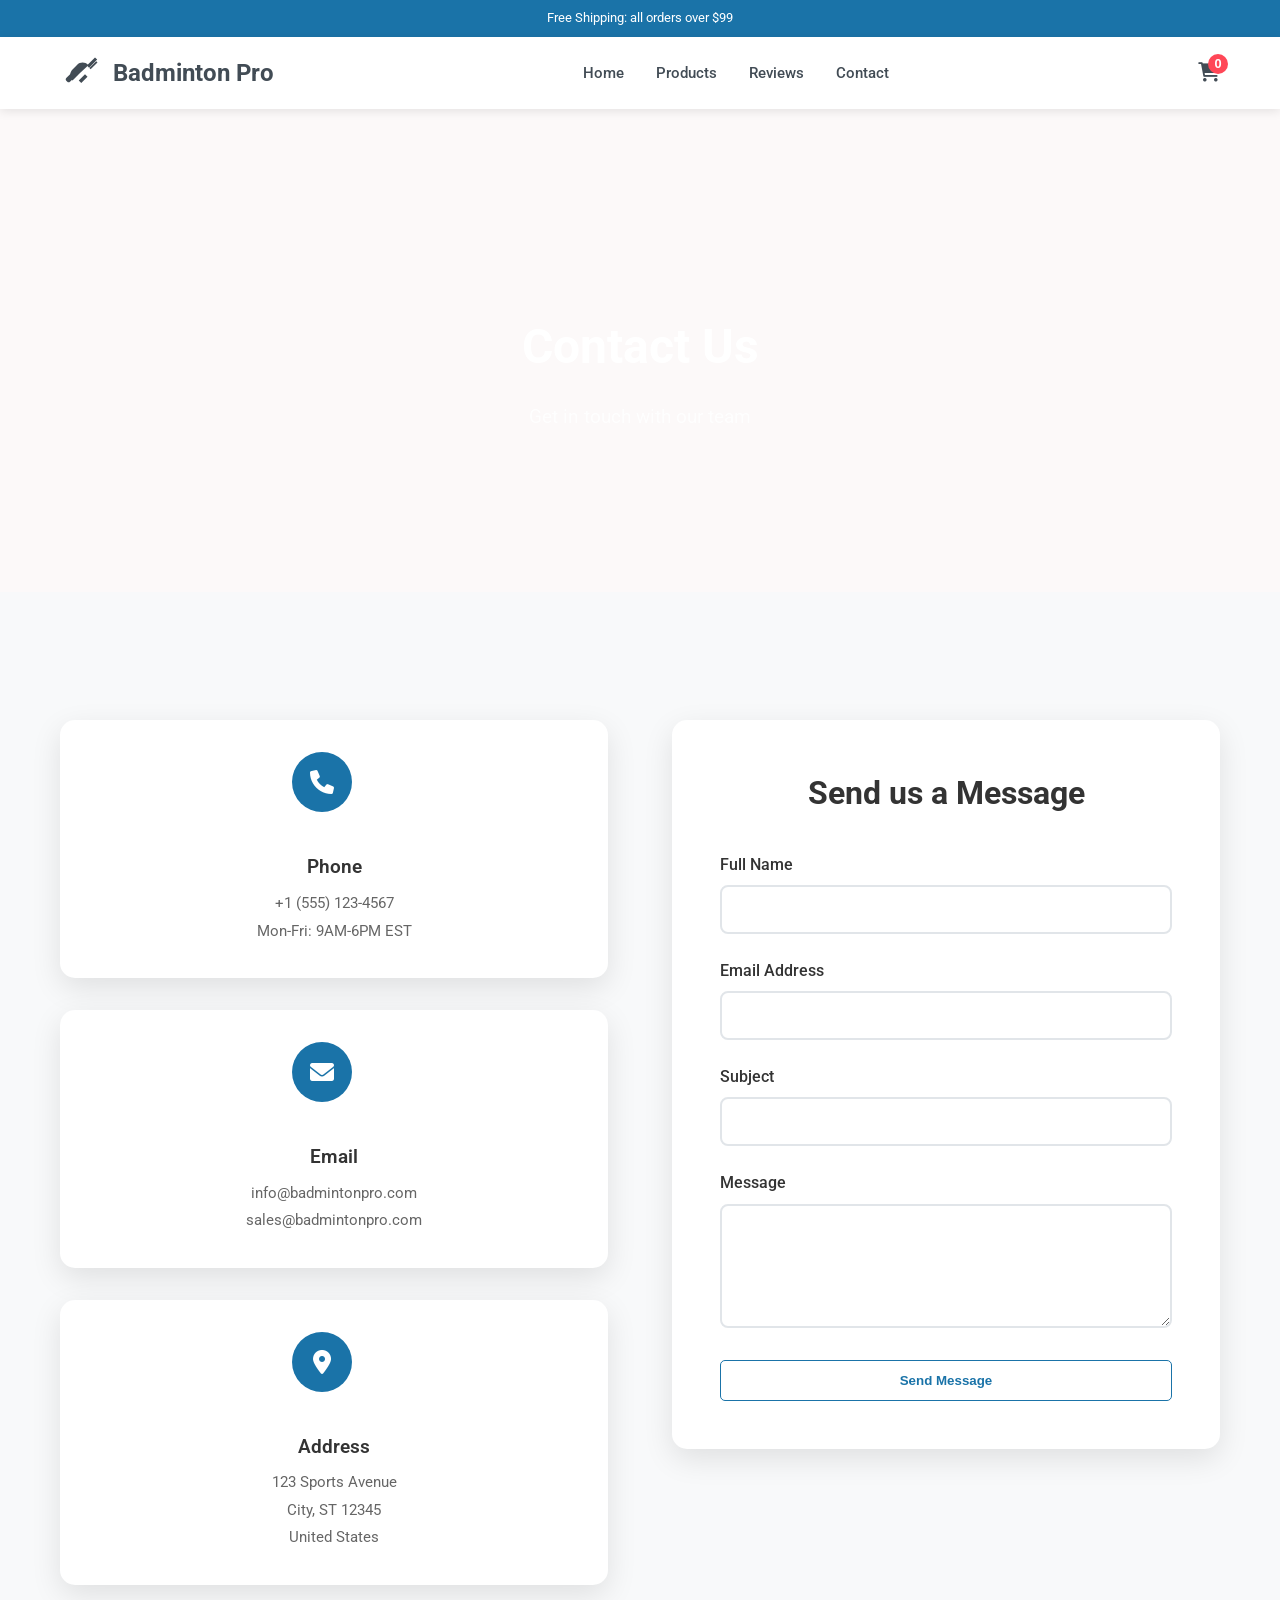
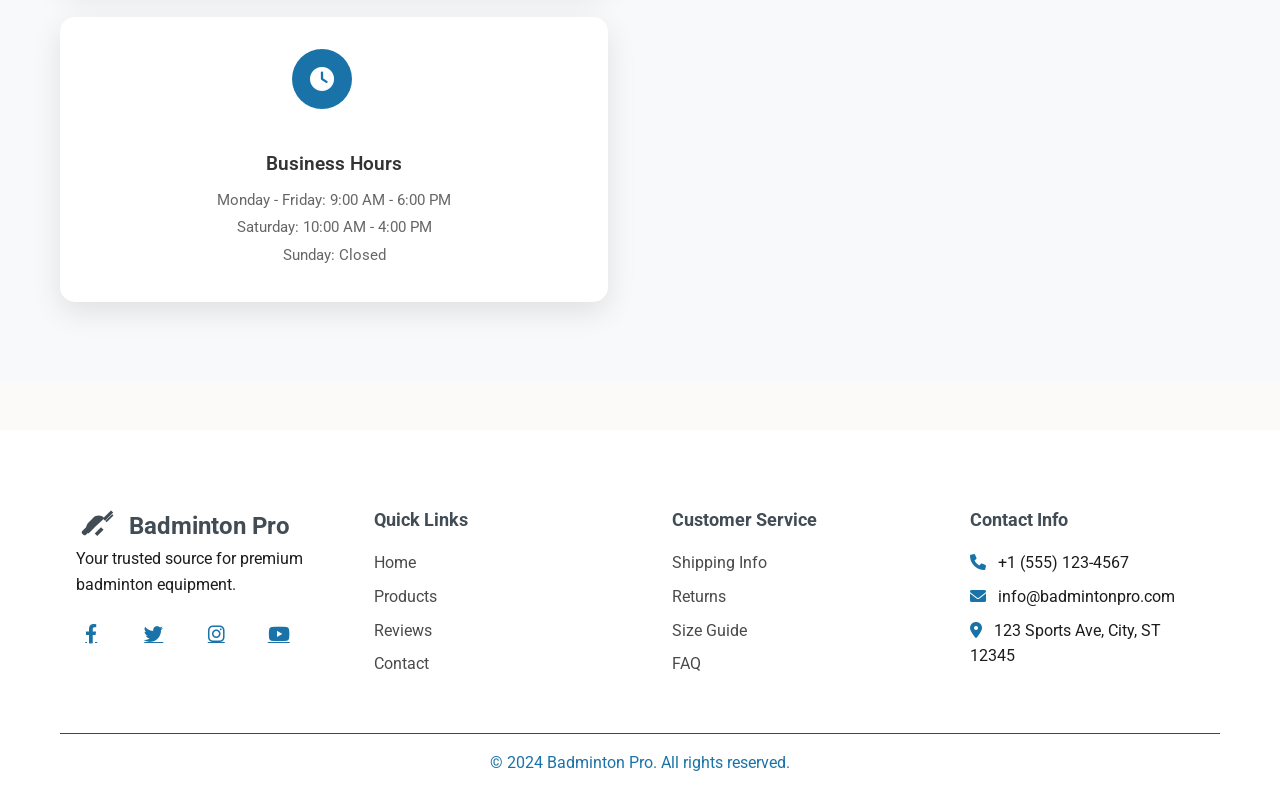
<file: contact.html>
<!DOCTYPE html>
<html lang="en">
<head>
    <meta charset="UTF-8">
    <meta name="viewport" content="width=device-width, initial-scale=1.0">
    <title>Contact Us - Badminton Pro Shop</title>
    <link rel="stylesheet" href="style.css">
    <link href="https://fonts.googleapis.com/css2?family=Roboto:wght@300;400;500;700&display=swap" rel="stylesheet">
    <link rel="stylesheet" href="https://cdnjs.cloudflare.com/ajax/libs/font-awesome/6.0.0/css/all.min.css">
</head>
<body>
    <div class="top-bar">Free Shipping: all orders over $99</div>
    <header class="header">
        <nav class="nav">
            <div class="nav-container">
                <div class="logo">
                    <span class="logo-icon" aria-hidden="true">
                        <svg viewBox="0 0 64 64" xmlns="http://www.w3.org/2000/svg">
                            <path d="M23 39l-7 7c-1.2 1.2-3.1 1.2-4.3 0l-1.7-1.7c-1.2-1.2-1.2-3.1 0-4.3l7-7 6 6z"/>
                            <path d="M45 19c-4.9-4.9-12.8-5-17.8 0L20 26.2c-5 5-5 12.9 0 17.8l12-12 13-12z"/>
                            <path d="M43 20l13-13 3.5 3.5-13 13L43 20zM47 24l11-11 2 2-11 11-2-2z"/>
                            <path d="M30 44l10-10 4 4-10 10-4-4z"/>
                        </svg>
                    </span>
                    <span>Badminton Pro</span>
                </div>
                <ul class="nav-menu">
                    <li><a style="color: #424c55;" href="index.html">Home</a></li>
                    <li><a style="color: #424c55;" href="products.html">Products</a></li>
                    <li><a style="color: #424c55;" href="reviews.html">Reviews</a></li>
                    <li><a style="color: #424c55;" href="contact.html">Contact</a></li>
                </ul>
                <div class="nav-actions">
                    <button class="cart-btn" id="cartBtn">
                        <i class="fas fa-shopping-cart"></i>
                        <span class="cart-count">0</span>
                    </button>
                    <button class="menu-toggle" id="menuToggle">
                        <i class="fas fa-bars"></i>
                    </button>
                </div>
            </div>
        </nav>
    </header>

    <main>
        <section class="page-hero" style="background: url(https://www.badminton.de/fileadmin/_processed_/f/e/csm_va_denopen21_dbv_956d883571.jpg); background-size: 100% 100%; background-position: center;">
            <div class="container" style="padding: 100px 0;">
                <h1>Contact Us</h1>
                <p>Get in touch with our team</p>
            </div>
        </section>

        <section class="contact-section">
            <div class="container">
                <div class="contact-content">
                    <div class="contact-info">
                        <div class="info-card">
                            <div class="info-icon" style="background: #1a73a8;">
                                <i class="fas fa-phone" style="color: white;"></i>
                            </div>
                            <div class="info-content">
                                <h3>Phone</h3>
                                <p>+1 (555) 123-4567</p>
                                <p>Mon-Fri: 9AM-6PM EST</p>
                            </div>
                        </div>

                        <div class="info-card">
                            <div class="info-icon" style="background: #1a73a8;">
                                <i class="fas fa-envelope" style="color: white;"></i>
                            </div>
                            <div class="info-content">
                                <h3>Email</h3>
                                <p>info@badmintonpro.com</p>
                                <p>sales@badmintonpro.com</p>
                            </div>
                        </div>

                        <div class="info-card">
                            <div class="info-icon" style="background: #1a73a8;">
                                <i class="fas fa-map-marker-alt" style="color: white;"></i>
                            </div>
                            <div class="info-content">
                                <h3>Address</h3>
                                <p>123 Sports Avenue</p>
                                <p>City, ST 12345</p>
                                <p>United States</p>
                            </div>
                        </div>

                        <div class="info-card">
                            <div class="info-icon" style="background: #1a73a8;">
                                <i class="fas fa-clock" style="color: white;"></i>
                            </div>
                            <div class="info-content">
                                <h3>Business Hours</h3>
                                <p>Monday - Friday: 9:00 AM - 6:00 PM</p>
                                <p>Saturday: 10:00 AM - 4:00 PM</p>
                                <p>Sunday: Closed</p>
                            </div>
                        </div>
                    </div>

                    <div class="contact-form">
                        <h2>Send us a Message</h2>
                        <form id="contactForm">
                            <div class="form-group">
                                <label for="name">Full Name</label>
                                <input type="text" id="name" name="name" required>
                            </div>

                            <div class="form-group">
                                <label for="email">Email Address</label>
                                <input type="email" id="email" name="email" required>
                            </div>

                            <div class="form-group">
                                <label for="subject">Subject</label>
                                <input type="text" id="subject" name="subject" required>
                            </div>

                            <div class="form-group">
                                <label for="message">Message</label>
                                <textarea id="message" name="message" rows="5" required></textarea>
                            </div>

                            <button type="submit" class="cont-btn">Send Message</button>
                        </form>
                    </div>
                </div>
            </div>
        </section>
    </main>

    <footer class="footer">
        <div class="container">
            <div class="footer-content">
                <div class="footer-section">
                    <div class="logo">
                        <span class="logo-icon" aria-hidden="true">
                            <svg viewBox="0 0 64 64" xmlns="http://www.w3.org/2000/svg">
                                <path d="M23 39l-7 7c-1.2 1.2-3.1 1.2-4.3 0l-1.7-1.7c-1.2-1.2-1.2-3.1 0-4.3l7-7 6 6z"/>
                                <path d="M45 19c-4.9-4.9-12.8-5-17.8 0L20 26.2c-5 5-5 12.9 0 17.8l12-12 13-12z"/>
                                <path d="M43 20l13-13 3.5 3.5-13 13L43 20zM47 24l11-11 2 2-11 11-2-2z"/>
                                <path d="M30 44l10-10 4 4-10 10-4-4z"/>
                            </svg>
                        </span>
                        <span>Badminton Pro</span>
                    </div>
                    <p>Your trusted source for premium badminton equipment.</p>
                    <div class="social-links">
                        <a href="#"><i class="fab fa-facebook-f"></i></a>
                        <a href="#"><i class="fab fa-twitter"></i></a>
                        <a href="#"><i class="fab fa-instagram"></i></a>
                        <a href="#"><i class="fab fa-youtube"></i></a>
                    </div>
                </div>
                <div class="footer-section">
                    <h3>Quick Links</h3>
                    <ul>
                        <li><a href="index.html">Home</a></li>
                        <li><a href="products.html">Products</a></li>
                        <li><a href="reviews.html">Reviews</a></li>
                        <li><a href="contact.html">Contact</a></li>
                    </ul>
                </div>
                <div class="footer-section">
                    <h3>Customer Service</h3>
                    <ul>
                        <li><a href="#">Shipping Info</a></li>
                        <li><a href="#">Returns</a></li>
                        <li><a href="#">Size Guide</a></li>
                        <li><a href="#">FAQ</a></li>
                    </ul>
                </div>
                <div class="footer-section">
                    <h3>Contact Info</h3>
                    <ul>
                        <li><i class="fas fa-phone" style="color: #1a73a8;"></i> +1 (555) 123-4567</li>
                        <li><i class="fas fa-envelope" style="color: #1a73a8;"></i> info@badmintonpro.com</li>
                        <li><i class="fas fa-map-marker-alt" style="color: #1a73a8;"></i> 123 Sports Ave, City, ST 12345</li>
                    </ul>
                </div>
            </div>
            <div class="footer-bottom">
                <p>&copy; 2024 Badminton Pro. All rights reserved.</p>
            </div>
        </div>
    </footer>

    <!-- Shopping Cart Modal -->
    <div class="modal" id="cartModal">
        <div class="modal-content">
            <div class="modal-header">
                <h3>Shopping Cart</h3>
                <span class="close" id="closeCart">&times;</span>
            </div>
            <div class="modal-body" id="cartItems">
                <!-- Cart items will be dynamically loaded -->
            </div>
            <div class="modal-footer">
                <button class="btn-secondary" id="clearCart">Clear Cart</button>
                <button class="cta-btn" id="checkoutBtn">Checkout</button>
            </div>
        </div>
    </div>

    <script src="script.js"></script>
</body>
</html>
</file>
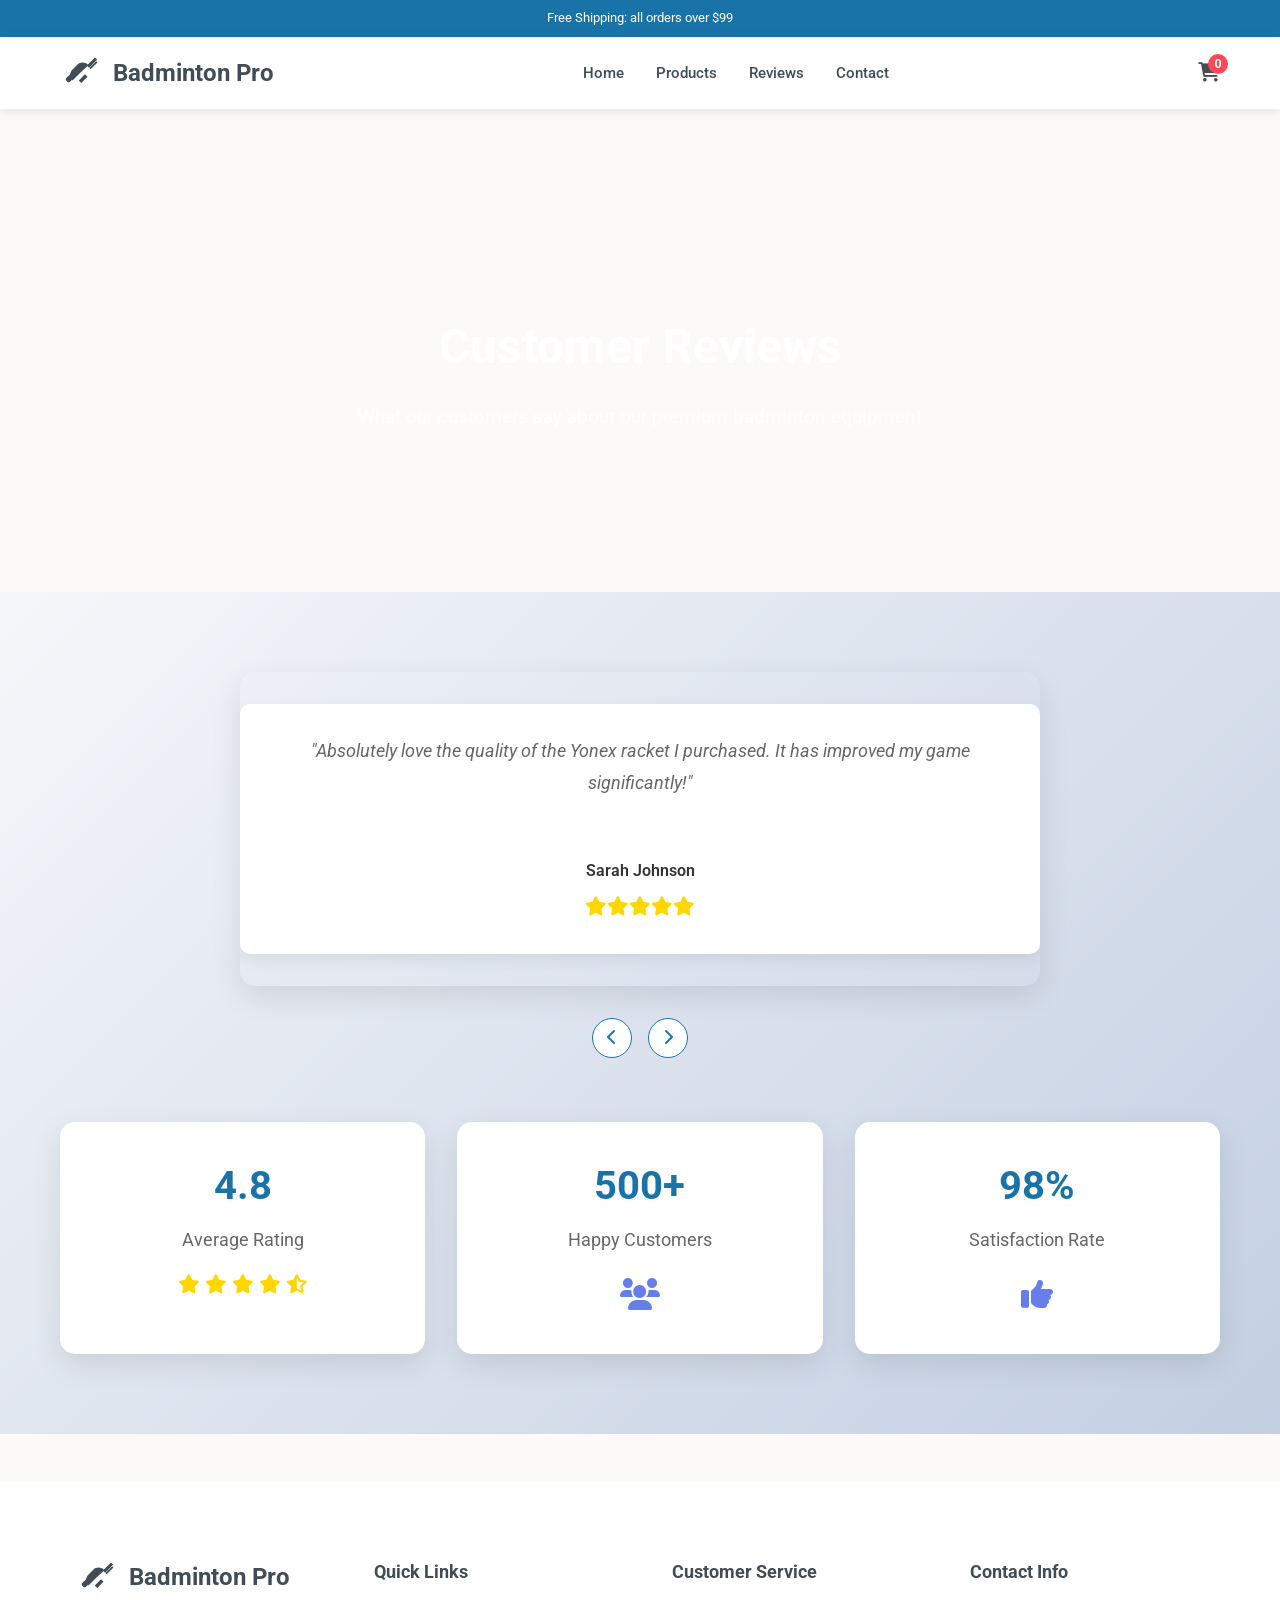
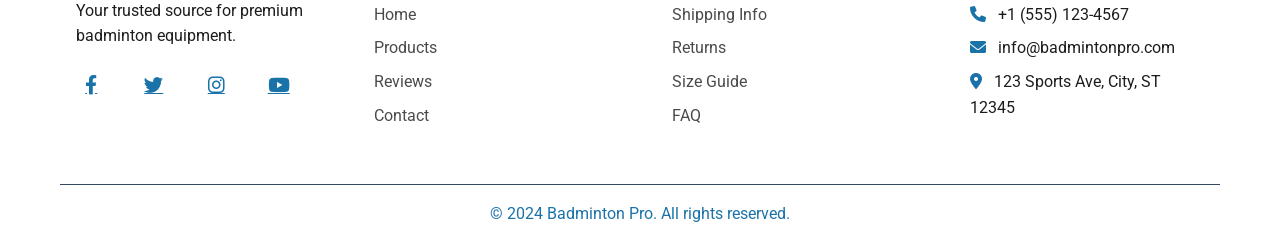
<file: reviews.html>
<!DOCTYPE html>
<html lang="en">
<head>
    <meta charset="UTF-8">
    <meta name="viewport" content="width=device-width, initial-scale=1.0">
    <title>Customer Reviews - Badminton Pro Shop</title>
    <link rel="stylesheet" href="style.css">
    <link href="https://fonts.googleapis.com/css2?family=Roboto:wght@300;400;500;700&display=swap" rel="stylesheet">
    <link rel="stylesheet" href="https://cdnjs.cloudflare.com/ajax/libs/font-awesome/6.0.0/css/all.min.css">
</head>
<body>
    <div class="top-bar">Free Shipping: all orders over $99</div>
    <header class="header">
        <nav class="nav">
            <div class="nav-container">
                <div class="logo">
                    <span class="logo-icon" aria-hidden="true">
                        <svg viewBox="0 0 64 64" xmlns="http://www.w3.org/2000/svg">
                            <path d="M23 39l-7 7c-1.2 1.2-3.1 1.2-4.3 0l-1.7-1.7c-1.2-1.2-1.2-3.1 0-4.3l7-7 6 6z"/>
                            <path d="M45 19c-4.9-4.9-12.8-5-17.8 0L20 26.2c-5 5-5 12.9 0 17.8l12-12 13-12z"/>
                            <path d="M43 20l13-13 3.5 3.5-13 13L43 20zM47 24l11-11 2 2-11 11-2-2z"/>
                            <path d="M30 44l10-10 4 4-10 10-4-4z"/>
                        </svg>
                    </span>
                    <span>Badminton Pro</span>
                </div>
                <ul class="nav-menu">
                    <li><a style="color: #424c55;" href="index.html">Home</a></li>
                    <li><a style="color: #424c55;" href="products.html">Products</a></li>
                    <li><a style="color: #424c55;" href="reviews.html">Reviews</a></li>
                    <li><a style="color: #424c55;" href="contact.html">Contact</a></li>
                </ul>
                <div class="nav-actions">
                    <button class="cart-btn" id="cartBtn">
                        <i class="fas fa-shopping-cart"></i>
                        <span class="cart-count">0</span>
                    </button>
                    <button class="menu-toggle" id="menuToggle">
                        <i class="fas fa-bars"></i>
                    </button>
                </div>
            </div>
        </nav>
    </header>

    <main>
        <section class="page-hero" style="background: url(https://st5.depositphotos.com/51185140/62400/v/450/depositphotos_624007800-stock-illustration-abstract-silhouette-badminton-player-blue.jpg); background-size: 100% 100%; background-position: center ;">
            <div class="container" style="padding: 100px 0;">
                <h1>Customer Reviews</h1>
                <p>What our customers say about our premium badminton equipment</p>
            </div>
        </section>

        <section class="reviews">
            <div class="container">
                <div class="reviews-container">
                    <div class="reviews-slider" id="reviewsSlider">
                        <!-- Reviews will be dynamically loaded -->
                    </div>
                    <div class="slider-controls">
                        <button class="slide-btn prev" id="prevBtn"><i class="fas fa-chevron-left"></i></button>
                        <button class="slide-btn next" id="nextBtn"><i class="fas fa-chevron-right"></i></button>
                    </div>
                </div>

                <!-- Additional Review Stats -->
                <div class="review-stats">
                    <div class="stat-card">
                        <div class="stat-number" style="color: #1a73a8;">4.8</div>
                        <div class="stat-label">Average Rating</div>
                        <div class="stat-stars">
                            <i class="fas fa-star"></i>
                            <i class="fas fa-star"></i>
                            <i class="fas fa-star"></i>
                            <i class="fas fa-star"></i>
                            <i class="fas fa-star-half-alt"></i>
                        </div>
                    </div>
                    <div class="stat-card">
                        <div class="stat-number" style="color: #1a73a8;">500+</div>
                        <div class="stat-label">Happy Customers</div>
                        <div class="stat-icon">
                            <i class="fas fa-users"></i>
                        </div>
                    </div>
                    <div class="stat-card">
                        <div class="stat-number" style="color: #1a73a8;">98%</div>
                        <div class="stat-label">Satisfaction Rate</div>
                        <div class="stat-icon">
                            <i class="fas fa-thumbs-up"></i>
                        </div>
                    </div>
                </div>
            </div>
        </section>
    </main>

    <footer class="footer">
        <div class="container">
            <div class="footer-content">
                <div class="footer-section">
                    <div class="logo">
                        <span class="logo-icon" aria-hidden="true">
                            <svg viewBox="0 0 64 64" xmlns="http://www.w3.org/2000/svg">
                                <path d="M23 39l-7 7c-1.2 1.2-3.1 1.2-4.3 0l-1.7-1.7c-1.2-1.2-1.2-3.1 0-4.3l7-7 6 6z"/>
                                <path d="M45 19c-4.9-4.9-12.8-5-17.8 0L20 26.2c-5 5-5 12.9 0 17.8l12-12 13-12z"/>
                                <path d="M43 20l13-13 3.5 3.5-13 13L43 20zM47 24l11-11 2 2-11 11-2-2z"/>
                                <path d="M30 44l10-10 4 4-10 10-4-4z"/>
                            </svg>
                        </span>
                        <span>Badminton Pro</span>
                    </div>
                    <p>Your trusted source for premium badminton equipment.</p>
                    <div class="social-links">
                        <a href="#"><i class="fab fa-facebook-f"></i></a>
                        <a href="#"><i class="fab fa-twitter"></i></a>
                        <a href="#"><i class="fab fa-instagram"></i></a>
                        <a href="#"><i class="fab fa-youtube"></i></a>
                    </div>
                </div>
                <div class="footer-section">
                    <h3>Quick Links</h3>
                    <ul>
                        <li><a href="index.html">Home</a></li>
                        <li><a href="products.html">Products</a></li>
                        <li><a href="reviews.html">Reviews</a></li>
                        <li><a href="contact.html">Contact</a></li>
                    </ul>
                </div>
                <div class="footer-section">
                    <h3>Customer Service</h3>
                    <ul>
                        <li><a href="#">Shipping Info</a></li>
                        <li><a href="#">Returns</a></li>
                        <li><a href="#">Size Guide</a></li>
                        <li><a href="#">FAQ</a></li>
                    </ul>
                </div>
                <div class="footer-section">
                    <h3>Contact Info</h3>
                    <ul>
                        <li><i class="fas fa-phone" style="color: #1a73a8;"></i> +1 (555) 123-4567</li>
                        <li><i class="fas fa-envelope" style="color: #1a73a8;"></i> info@badmintonpro.com</li>
                        <li><i class="fas fa-map-marker-alt" style="color: #1a73a8;"></i> 123 Sports Ave, City, ST 12345</li>
                    </ul>
                </div>
            </div>
            <div class="footer-bottom">
                <p>&copy; 2024 Badminton Pro. All rights reserved.</p>
            </div>
        </div>
    </footer>

    <!-- Shopping Cart Modal -->
    <div class="modal" id="cartModal">
        <div class="modal-content">
            <div class="modal-header">
                <h3>Shopping Cart</h3>
                <span class="close" id="closeCart">&times;</span>
            </div>
            <div class="modal-body" id="cartItems">
                <!-- Cart items will be dynamically loaded -->
            </div>
            <div class="modal-footer">
                <button class="btn-secondary" id="clearCart">Clear Cart</button>
                <button class="cta-btn" id="checkoutBtn">Checkout</button>
            </div>
        </div>
    </div>

    <script src="script.js"></script>
</body>
</html>
</file>
<file: style.css>
/* Reset and Base Styles */
* {
    margin: 0;
    padding: 0;
    box-sizing: border-box;
}

body {
    background-color: rgb(252, 249, 249);
    font-family: 'Roboto', sans-serif;
    line-height: 1.6;
    color: #333;
    min-height: 100vh;
}
.top-bar{
    background:#1a73a8;
    color:#fff;
    text-align:center;
    padding:8px;
    font-size:13px;
    
}

/* Navigation */
.header {
    background: white;
    box-shadow: 0 2px 10px rgba(0, 0, 0, 0.1);
    position: sticky;
    top: 0;
    z-index: 1000;
}

.nav {
    padding: 1rem 0;
}

.nav-container {
    max-width: 1200px;
    margin: 0 auto;
    padding: 0 20px;
    display: flex;
    justify-content: space-between;
    align-items: center;
}

.logo {
    display: flex;
    align-items: center;
    gap: 0.8rem;
    font-size: 1.5rem;
    font-weight: 700;
    color: #424c55;
    text-decoration: none;
}

.logo-icon {
    display: flex;
    align-items: center;
    width: 40px;
    height: 40px;
}

.logo-icon svg {
    width: 100%;
    height: 100%;
    fill: #424c55;
}

.nav-menu {
    display: flex;
    list-style: none;
    gap: 2rem;
}

.nav-menu a {
    text-decoration: none;
    color: #424c55;
    font-weight: 500;
    transition: color 0.3s ease;
    font-size: 0.95rem;
}

.nav-menu a:hover {
    color: #1a73a8;
}

.nav-actions {
    display: flex;
    gap: 1rem;
    align-items: center;
}

.nav-search {
    display: flex;
    align-items: center;
    gap: 0.6rem;
    background: #f1f5fb;
    padding: 0.4rem 0.9rem;
    border-radius: 999px;
    border: 1px solid rgba(26, 115, 168, 0.15);
    min-width: 220px;
    max-width: 320px;
}

.nav-search i {
    color: #1a73a8;
    font-size: 0.95rem;
}

.nav-search input {
    border: none;
    background: transparent;
    width: 100%;
    font-size: 0.95rem;
    color: #424c55;
    outline: none;
    min-width: 0;
}

.nav-search input::placeholder {
    color: #8891a5;
}

.cart-btn {
    background: none;
    border: none;
    cursor: pointer;
    position: relative;
    color: #424c55;
    font-size: 1.2rem;
    transition: color 0.3s ease;
}

.cart-btn:hover {
    color: #faa307;
}

.cart-btn.active {
    color: #faa307;
}

.modal {
    display: none;
    position: fixed;
    z-index: 2000;
    top: 0;
    left: 0;
    width: 100%;
    height: 100%;
    background: rgba(0, 0, 0, 0.5);
    align-items: center;
    justify-content: center;
    overflow-y: auto;
}

.modal-content {
    background: white;
    border-radius: 12px;
    box-shadow: 0 20px 50px rgba(0, 0, 0, 0.2);
    width: 90%;
    max-width: 520px;
    margin: 40px auto;
    overflow: hidden;
}

.modal-header {
    display: flex;
    justify-content: space-between;
    align-items: center;
    padding: 1.5rem;
    border-bottom: 1px solid #eee;
}

.modal-header h3 {
    margin: 0;
    font-size: 1.2rem;
    color: #333;
}

.close {
    font-size: 1.5rem;
    cursor: pointer;
    color: #666;
}

.modal-body {
    padding: 1.5rem;
    min-height: 160px;
}

.empty-cart-message {
    text-align: center;
    color: #666;
    padding: 2rem 0;
}

.cart-item {
    display: flex;
    justify-content: space-between;
    align-items: center;
    padding: 1rem 0;
    border-bottom: 1px solid #eee;
}

.cart-item-info h4 {
    margin: 0 0 0.25rem;
    font-size: 1rem;
    color: #333;
}

.cart-item-info p {
    margin: 0;
    color: #666;
    font-size: 0.95rem;
}

.cart-item-price {
    font-weight: 700;
    color: #424c55;
}

.modal-footer {
    display: flex;
    justify-content: space-between;
    gap: 1rem;
    padding: 1.5rem;
    border-top: 1px solid #eee;
    background: #fafafa;
}

.btn-secondary {
    background: #eee;
    color: #333;
    border: none;
    padding: 0.95rem 1.5rem;
    border-radius: 8px;
    cursor: pointer;
    transition: background 0.3s ease;
}

.btn-secondary:hover {
    background: #ddd;
}

.cta-btn {
    display: inline-flex;
    align-items: center;
    justify-content: center;
    background: linear-gradient(45deg, #faa307, #ffbf69);
    color: #333;
    padding: 0.95rem 1.5rem;
    text-decoration: none;
    border-radius: 8px;
    font-weight: 600;
    border: none;
    cursor: pointer;
    transition: transform 0.3s ease, box-shadow 0.3s ease;
}

.cta-btn:hover {
    transform: translateY(-2px);
    box-shadow: 0 10px 25px rgba(250, 163, 7, 0.25);
}

.menu-toggle {
    display: none;
    background: none;
    border: none;
    cursor: pointer;
    font-size: 1.5rem;
    color: #1a73a8;
}

/* Container */
.container {
    max-width: 1200px;
    margin: 0 auto;
    padding: 0 20px;

}

/* Hero Section */
.hero {
    background-image: url(https://images.stockcake.com/public/e/2/0/e20e69ae-7e86-4510-8ee4-bc4d4b8725f4_large/explosive-shuttlecock-magic-stockcake.jpg);
    background-size: cover;
    background-position: center;
    display: flex;
    align-items: center;
    justify-content: center;
    min-height: 80vh;
    padding: 80px 20px;
    color: white;
    text-align: center;
    position: relative;
}

.hero::before {
    content: "";
    position: absolute;
    inset: 0;
    background: rgba(0, 0, 0, 0.35);
    z-index: 1;
}

.hero-content {
    position: relative;
    z-index: 2;
    max-width: 720px;
    width: 100%;
    padding: 2rem 1.5rem;
}

.hero-content h1 {
    font-size: 3.5rem;
    font-weight: 700;
    margin-bottom: 1rem;
    letter-spacing: 1px;
    line-height: 1.05;
}

.hero-content p {
    font-size: 1.2rem;
    margin-bottom: 1.75rem;
    opacity: 0.95;
}

.hero-content button {
    padding: 1rem 2.5rem;
    border: 1px solid rgba(255, 255, 255, 0.95);
    background: rgba(255, 255, 255, 0.12);
    color: #ffffff;
    border-radius: 999px;
    cursor: pointer;
    transition: all 0.3s ease;
}

.hero-content button:hover {
    background: rgba(255, 255, 255, 0.95);
    color: #1a73a8;
    transform: translateY(-2px);
}

@media (max-width: 768px) {
    .hero {
        min-height: 70vh;
        padding: 70px 18px;
    }

    .hero-content {
        padding: 1.5rem 1rem;
    }

    .hero-content h1 {
        font-size: 2.8rem;
    }

    .hero-content p {
        font-size: 1.05rem;
    }

    .hero-content button {
        padding: 0.95rem 2rem;
    }
}

@media (max-width: 520px) {
    .hero {
        min-height: 60vh;
        padding: 60px 16px;
    }

    .hero-content h1 {
        font-size: 2.1rem;
        letter-spacing: normal;
    }

    .hero-content p {
        font-size: 0.98rem;
        margin-bottom: 1.25rem;
    }

    .hero-content button {
        width: 100%;
        max-width: 260px;
        padding: 0.9rem 1.25rem;
    }
}

/* Products Section */
.products {
    padding: 80px 0;
    background: white;
}
.p-btn{
    background-color: white;
    color: #1a73a8;
    border: 1px solid #1a73a8;
    text-decoration: none;
    padding: 10px 20px;
    border-radius: 5px;
    cursor: pointer;
    font-weight: 600;
    transition: all 0.3s ease;
}
.p-btn:hover {
    transform: translateY(-2px);
    background-color: #1a73a8;
    color: white;
}
.products h2 {
    text-align: center;
    font-size: 2.5rem;
    margin-bottom: 1rem;
    color: #333;
}

.products-grid {
    display: grid;
    grid-template-columns: repeat(auto-fit, minmax(280px, 1fr));
    gap: 2rem;
}

.product-card {
    background: white;
    border-radius: 10px;
    overflow: hidden;
    box-shadow: 0 5px 15px rgba(0, 0, 0, 0.08);
    transition: all 0.3s ease;
    display: flex;
    flex-direction: column;
}

.product-card:hover {
    transform: translateY(-8px);
    box-shadow: 0 15px 30px rgba(0, 0, 0, 0.15);
}

.product-image-wrapper {
    width: 100%;
    flex-shrink: 0;
}

.product-image-container {
    height: 250px;
    overflow: hidden;
    background: #f5f5f5;
}

.product-image-img {
    width: 100%;
    height: 100%;
    object-fit: cover;
    transition: transform 0.3s ease;
    display: block;
}

.product-card:hover .product-image-img {
    transform: scale(1.05);
}

.product-content-wrapper {
    padding: 1.5rem;
    flex-grow: 1;
    display: flex;
    flex-direction: column;
}

.product-details-section {
    flex-grow: 1;
}

.product-name {
    font-size: 1.1rem;
    font-weight: 600;
    color: #333;
    margin-bottom: 0.5rem;
}

.product-price {
    font-size: 1.3rem;
    font-weight: 700;
    color: #1a73a8;
    margin-bottom: 0.5rem;
}

.product-rating {
    display: flex;
    align-items: center;
    gap: 0.5rem;
    margin-bottom: 1rem;
}

.stars {
    color: #faa307;
    font-size: 0.9rem;
}

.rating-text {
    color: #666;
    font-size: 0.9rem;
}

.add-cart {
    background-color: white ;
    color: #1a73a8;
    border: 1px solid #1a73a8;
    padding: 10px 20px;
    border-radius: 5px;
    cursor: pointer;
    font-weight: 600;
    transition: all 0.3s ease;
    width: 100%;
}

.add-cart:hover {
    transform: translateY(-2px);
    background-color: #1a73a8;
    color: white;
}

/* Reviews Section */
.reviews {
    padding: 80px 0;
    background: #f9f9f9;
}

.reviews-container {
    margin-bottom: 4rem;
    position: relative;
}

.reviews-slider {
    display: flex;
    overflow-x: auto;
    gap: 2rem;
    padding: 2rem 0;
    scroll-behavior: smooth;
}

.review-card {
    flex: 0 0 calc(33.333% - 1.35rem);
    background: white;
    padding: 2rem;
    border-radius: 10px;
    box-shadow: 0 5px 15px rgba(0, 0, 0, 0.08);
    min-height: 250px;
    display: flex;
    flex-direction: column;
}

.review-card p {
    flex-grow: 1;
    margin-bottom: 1rem;
    color: #666;
    line-height: 1.8;
}

.review-author {
    font-weight: 600;
    color: #333;
    margin-bottom: 0.5rem;
}

.review-rating {
    color: #faa307;
}

.slider-controls {
    text-align: center;
    margin-top: 2rem;
}

.slide-btn {
    background-color: white;
    color: #1a73a8;
    border: 1px solid #1a73a8;
    width: 40px;
    height: 40px;
    border-radius: 50%;
    cursor: pointer;
    margin: 0 0.5rem;
    transition: all 0.3s ease;
    font-size: 1rem;
}

.slide-btn:hover {
    transform: scale(1.1);
    background-color: #1a73a8;
    color: white;
}

.review-stats {
    display: grid;
    grid-template-columns: repeat(auto-fit, minmax(200px, 1fr));
    gap: 2rem;
    margin-top: 4rem;
}

.stat-card {
    background: white;
    padding: 2rem;
    border-radius: 10px;
    text-align: center;
    box-shadow: 0 5px 15px rgba(0, 0, 0, 0.08);
}

.stat-number {
    font-size: 2.5rem;
    font-weight: 700;
    margin-bottom: 0.5rem;
}

.stat-label {
    color: #666;
    margin-bottom: 1rem;
}

.stat-stars, .stat-icon {
    color: #faa307;
    font-size: 1.3rem;
}

/* Contact Section */
.contact-section {
    padding: 80px 0;
    background: white;
}

.contact-content {
    display: grid;
    grid-template-columns: 1fr 1fr;
    gap: 3rem;
    margin-top: 3rem;
}

.contact-info {
    display: grid;
    gap: 2rem;
}

.info-card {
    display: flex;
    gap: 1.5rem;
    padding: 1.5rem;
    background: #f9f9f9;
    border-radius: 10px;
    transition: all 0.3s ease;
}

.info-card:hover {
    background: #f0f0f0;
    transform: translateX(5px);
}

.info-icon {
    width: 60px;
    height: 60px;
    border-radius: 10px;
    display: flex;
    align-items: center;
    justify-content: center;
    font-size: 1.5rem;
    flex-shrink: 0;
}

.info-content h3 {
    font-size: 1.1rem;
    margin-bottom: 0.5rem;
    color: #333;
}

.info-content p {
    color: #666;
    font-size: 0.95rem;
    margin: 0.3rem 0;
}

.contact-form {
    background: #f9f9f9;
    padding: 2rem;
    border-radius: 10px;
}

.contact-form h2 {
    font-size: 1.8rem;
    margin-bottom: 1.5rem;
    color: #333;
}

.form-group {
    margin-bottom: 1.5rem;
}

.form-group label {
    display: block;
    margin-bottom: 0.5rem;
    font-weight: 600;
    color: #333;
}

.form-group input,
.form-group textarea {
    width: 100%;
    padding: 10px 15px;
    border: 1px solid #ddd;
    border-radius: 5px;
    font-family: inherit;
    font-size: 1rem;
    transition: border-color 0.3s ease;
}

.form-group input:focus,
.form-group textarea:focus {
    outline: none;
    border-color: #faa307;
    box-shadow: 0 0 5px rgba(250, 163, 7, 0.2);
}
.cont-btn{
    background-color: white;
    color: #1a73a8;
    border: 1px solid #1a73a8;
    padding: 12px 30px;
    border-radius: 5px;
    cursor: pointer;
    font-weight: 600;
    transition: all 0.3s ease;
    width: 100%;
}
.cont-btn:hover {
    transform: translateY(-2px);
    background-color: #0c4a6e;
    color: white;
}

/* Footer */
.footer {
    background: linear-gradient(135deg, #38040e, #1a1a2e);
    color: white;
    padding: 3rem 0 1rem;
    margin-top: 3rem;
}

.footer-content {
    display: grid;
    grid-template-columns: repeat(auto-fit, minmax(250px, 1fr));
    gap: 2rem;
    margin-bottom: 2rem;
}

.footer-section {
    padding: 1rem;
}

.footer-section h3 {
    margin-bottom: 1.5rem;
    color: #faa307;
    font-size: 1.1rem;
}

.footer-section ul {
    list-style: none;
}

.footer-section ul li {
    margin-bottom: 0.8rem;
}

.footer-section ul li a {
    color: #424c55;
    text-decoration: none;
    transition: color 0.3s ease;
}

.footer-section ul li a:hover {
    color: #424c55;
}

.footer-section ul li i {
    margin-right: 0.5rem;
    color: #faa307;
}

.social-links {
    display: flex;
    gap: 1rem;
    margin-top: 1rem;
}

.social-links a {
    display: inline-flex;
    align-items: center;
    justify-content: center;
    width: 40px;
    height: 40px;
    background: rgba(255, 255, 255, 0.1);
    color: white;
    border-radius: 50%;
    transition: all 0.3s ease;
}

.social-links a:hover {
    background: #faa307;
    color: #333;
}

.footer-bottom {
    text-align: center;
    padding-top: 2rem;
    border-top: 1px solid rgba(255, 255, 255, 0.1);
    color: #ccc;
}

.logo-badge {
    width: 40px;
    height: 40px;
    fill: #faa307;
}

/* Modal */




/* Responsive Design
@media (max-width: 768px) {
    .nav-menu {
        gap: 1rem;
    }

    .nav-menu a {
        font-size: 0.85rem;
    }

    .hero-content h1 {
        font-size: 2rem;
    }

    .hero-content p {
        font-size: 1rem;
    }

    .preview-grid, .products-grid {
        grid-template-columns: 1fr;
    }

    .contact-content {
        grid-template-columns: 1fr;
    }

    .reviews-slider {
        flex-wrap: wrap;
    }

    .review-card {
        flex: 0 0 100%;
    }

    .menu-toggle {
        display: block;
    }

    .nav-menu {
        display: none;
        position: absolute;
        top: 60px;
        left: 0;
        right: 0;
        flex-direction: column;
        background: white;
        padding: 1rem 0;
        gap: 0;
    }

    .nav-menu.active {
        display: flex;
    }

    .nav-menu a {
        padding: 1rem 20px;
        border-bottom: 1px solid #eee;
    }
}

@media (max-width: 480px) {
    .hero-content h1 {
        font-size: 1.5rem;
    }

    .featured-preview h2, .products h2 {
        font-size: 1.8rem;
    }

    .review-stats {
        grid-template-columns: 1fr;
    }

    .footer-content {
        grid-template-columns: 1fr;
    }
} */



.cart-count {
    position: absolute;
    top: -8px;
    right: -8px;
    background: #ff4757;
    color: white;
    border-radius: 50%;
    width: 20px;
    height: 20px;
    display: flex;
    align-items: center;
    justify-content: center;
    font-size: 0.8rem;
    font-weight: 700;
}

.menu-toggle {
    display: none;
    background: none;
    border: none;
    cursor: pointer;
    font-size: 1.2rem;
    color: #424c55;
}

/* Hero Section */
.hero {
    background-image: url(https://images.stockcake.com/public/e/2/0/e20e69ae-7e86-4510-8ee4-bc4d4b8725f4_large/explosive-shuttlecock-magic-stockcake.jpg);
    background-size: cover;
    background-position: center;
    display: flex;
    align-items: center;
    justify-content: center;
    min-height: 80vh;
    padding: 80px 20px;
    color: white;
    text-align: center;
    position: relative;
}

.hero::before {
    content: "";
    position: absolute;
    inset: 0;
    background: rgba(0, 0, 0, 0.35);
    z-index: 1;
}

.hero-content {
    position: relative;
    z-index: 2;
    max-width: 720px;
    width: 100%;
    padding: 2rem 1.5rem;
}

.hero-content h1 {
    font-size: 3.5rem;
    font-weight: 700;
    margin-bottom: 1rem;
    letter-spacing: 1px;
    line-height: 1.05;
}

.hero-content p {
    font-size: 1.2rem;
    margin-bottom: 1.75rem;
    opacity: 0.95;
}

.hero-content button {
    padding: 1rem 2.5rem;
    border: 1px solid rgba(255, 255, 255, 0.95);
    background: rgba(255, 255, 255, 0.12);
    color: #ffffff;
    border-radius: 999px;
    cursor: pointer;
    transition: all 0.3s ease;
}

.hero-content button:hover {
    background: rgba(255, 255, 255, 0.95);
    color: #1a73a8;
    transform: translateY(-2px);
}

@media (max-width: 768px) {
    .hero {
        min-height: 70vh;
        padding: 70px 18px;
    }

    .hero-content {
        padding: 1.5rem 1rem;
    }

    .hero-content h1 {
        font-size: 2.8rem;
    }

    .hero-content p {
        font-size: 1.05rem;
    }

    .hero-content button {
        padding: 0.95rem 2rem;
    }
}

@media (max-width: 520px) {
    .hero {
        min-height: 60vh;
        padding: 60px 16px;
    }

    .hero-content h1 {
        font-size: 2.1rem;
        letter-spacing: normal;
    }

    .hero-content p {
        font-size: 0.98rem;
        margin-bottom: 1.25rem;
    }

    .hero-content button {
        width: 100%;
        max-width: 260px;
        padding: 0.9rem 1.25rem;
    }
}

/* Products Section */
.products {
    padding: 80px 0;
    background: white;
}

.products h2 {
    text-align: center;
    font-size: 2.5rem;
    margin-bottom: 1rem;
    color: #333;
}

.section-subtitle {
    text-align: center;
    color: #666;
    font-size: 1.1rem;
    margin-bottom: 2rem;
}

.products-grid {
    display: grid;
    grid-template-columns: repeat(auto-fit, minmax(300px, 1fr));
    gap: 2rem;
}

.product-card {
    background: white;
    border-radius: 15px;
    overflow: hidden;
    box-shadow: 0 10px 30px rgba(0, 0, 0, 0.1);
    transition: all 0.3s ease;
    position: relative;
    display: flex;
    flex-direction: column;
}

.product-card:hover {
    transform: translateY(-10px);
    box-shadow: 0 20px 40px rgba(0, 0, 0, 0.2);
}

.product-image-wrapper {
    width: 100%;
    flex-shrink: 0;
}

.product-image-container {
    height: 250px;
    overflow: hidden;
    position: relative;
    background: #f5f5f5;
}

.product-image-img {
    width: 100%;
    height: 100%;
    object-fit: auto;
    transition: transform 0.3s ease;
    display: block;
}

.product-card:hover .product-image-img {
    transform: scale(1.1);
}

.product-content-wrapper {
    padding: 1.5rem;
    flex-grow: 1;
    display: flex;
    flex-direction: column;
}

.product-details-section {
    flex-grow: 1;
}

.product-name-wrapper {
    margin-bottom: 0.5rem;
}

.product-name {
    font-size: 1.2rem;
    font-weight: 600;
    margin: 0;
    color: #333;
}

.product-price-wrapper {
    margin-bottom: 1rem;
}

.product-price {
    font-size: 1.1rem;
    font-weight: 700;
    color: #424c55;
    margin: 0;
}

.product-rating-wrapper {
    margin-bottom: 1rem;
}

.product-rating {
    display: flex;
    align-items: center;
}

.stars {
    color: #ffd700;
    margin-right: 0.5rem;
}

.rating-text {
    color: #666;
    font-size: 0.9rem;
}

.product-button-wrapper {
    width: 100%;
    margin-top: auto;
}

.add-to-cart {
    width: 100%;
    background: linear-gradient(45deg, #d1ccdc, #424c55);
    color: white;
    border: none;
    padding: 0.8rem;
    border-radius: 8px;
    font-weight: 600;
    cursor: pointer;
    transition: all 0.3s ease;
}

.add-to-cart:hover {
    background: linear-gradient(45deg, #424c55, #d1ccdc);
}

/* Reviews Section */
.reviews {
    padding: 80px 0;
    background: linear-gradient(135deg, #f5f7fa 0%, #c3cfe2 100%);
}

.reviews h2 {
    text-align: center;
    font-size: 2.5rem;
    margin-bottom: 3rem;
    color: #333;
}

.reviews-container {
    position: relative;
    max-width: 800px;
    margin: 0 auto;
}

.reviews-slider {
    display: flex;
    overflow: hidden;
    border-radius: 15px;
    box-shadow: 0 10px 30px rgba(0, 0, 0, 0.1);
}

.review-card {
    min-width: 100%;
    background: white;
    padding: 2rem;
    text-align: center;
    transition: transform 0.3s ease;
}

.review-text {
    font-size: 1.1rem;
    line-height: 1.6;
    margin-bottom: 1.5rem;
    color: #555;
    font-style: italic;
}

.review-author {
    font-weight: 600;
    color: #333;
    margin-bottom: 0.5rem;
}

.review-rating {
    color: #ffd700;
    font-size: 1.2rem;
}

.slider-controls {
    display: flex;
    justify-content: center;
    margin-top: 2rem;
}

.slider-btn {
    background: linear-gradient(45deg, #d1ccdc, #424c55);
    color: #d1ccdc;
    border: none;
    width: 50px;
    height: 50px;
    border-radius: 50%;
    cursor: pointer;
    margin: 0 0.5rem;
    transition: all 0.3s ease;
    display: flex;
    align-items: center;
    justify-content: center;
}

.slider-btn:hover {
    background: #ff7f51;
    color: #6a040f;
    transform: scale(1.1);
}

/* Footer */
.footer {
    background: white;
    color: #1c1c1c;
    padding: 60px 0 20px;
}

.footer-content {
    display: grid;
    grid-template-columns: repeat(auto-fit, minmax(250px, 1fr));
    gap: 2rem;
    margin-bottom: 2rem;
}

.footer-section h3 {
    margin-bottom: 1rem;
    color: #424c55;
}

.footer-section ul {
    list-style: none;
}

.footer-section ul li {
    margin-bottom: 0.5rem;
}

.footer-section ul li a {
    color: rgb(75, 74, 74);
    text-decoration: none;
    transition: color 0.3s ease;
}

.footer-section ul li a:hover {
    color: #1a73a8;
}

.social-links {
    display: flex;
    margin-top: 1rem;
}

.social-links a {
    color: #1a73a8;
    margin-right: 1rem;
    font-size: 1.2rem;
    transition: color 0.3s ease;
}

.social-links a:hover {
    color: white;
    background-color: #1a73a8;
}

.footer-bottom {
    border-top: 1px solid #34495e;
    padding-top: 1rem;
    text-align: center;
    color: #1a73a8;
}

/* Modal */
.modal {
    display: none;
    position: fixed;
    z-index: 2000;
    left: 0;
    top: 0;
    width: 100%;
    height: 100%;
    background-color: rgba(0, 0, 0, 0.5);
    backdrop-filter: blur(5px);
}

.modal-content {
    background-color: white;
    margin: 5% auto;
    padding: 0;
    border-radius: 15px;
    width: 90%;
    max-width: 600px;
    box-shadow: 0 20px 40px rgba(0, 0, 0, 0.3);
    animation: modalFadeIn 0.3s ease;
}

@keyframes modalFadeIn {
    from { opacity: 0; transform: translateY(-50px); }
    to { opacity: 1; transform: translateY(0); }
}

.modal-header {
    display: flex;
    justify-content: space-between;
    align-items: center;
    padding: 1.5rem;
    border-bottom: 1px solid #eee;
}

.modal-header h3 {
    margin: 0;
    color: #333;
}

.close {
    font-size: 2rem;
    cursor: pointer;
    color: #666;
    transition: color 0.3s ease;
}

.close:hover {
    color: #333;
}

.modal-body {
    padding: 1.5rem;
    max-height: 400px;
    overflow-y: auto;
}

.cart-item {
    display: flex;
    justify-content: space-between;
    align-items: center;
    padding: 1rem 0;
    border-bottom: 1px solid #eee;
}

.cart-item:last-child {
    border-bottom: none;
}

.cart-item-info h4 {
    margin: 0;
    color: #333;
}

.cart-item-price {
    font-weight: 600;
    color: #667eea;
}

.modal-footer {
    display: flex;
    justify-content: space-between;
    padding: 1.5rem;
    border-top: 1px solid #eee;
}

.btn-secondary {
    background: white;
    color: #1a73a8;
    border: 1px solid #1a73a8;
    padding: 0.8rem 1.5rem;
    border-radius: 8px;
    cursor: pointer;
    transition: background 0.3s ease;
}

.btn-secondary:hover {
    background: #1a73a8;
    color: white;
}
#checkout-btn {
    background: #667eea;
    color: white;
    border: none;
    padding: 0.8rem 1.5rem;
    border-radius: 8px;
    cursor: pointer;
    transition: background 0.3s ease;
}

/* Responsive Design */
@media (max-width: 768px) {
    .nav-menu {
        display: none;
    }

    .menu-toggle {
        display: block;
    }

    .hero {
        flex-direction: column;
        text-align: center;
        padding: 120px 0 40px;
    }

    .hero-content {
        padding-right: 0;
        margin-bottom: 2rem;
        margin-left: 0;
        max-width: 100%;
        width: 100%;
    }

    .hero-content h1 {
        font-size: 2.5rem;
        margin-left: -130px;
    }
    .hero-content p {
        margin-left: -100px;
    }
    .shop-btn{
        margin-left: -100px;
    }

    .products-grid {
        grid-template-columns: 1fr;
    }

    .footer-content {
        grid-template-columns: 1fr;
        text-align: center;
    }

    .social-links {
        justify-content: center;
    }

    .page-hero h1 {
        font-size: 2rem;
    }

    .preview-grid {
        grid-template-columns: 1fr;
    }

    .review-stats {
        grid-template-columns: 1fr;
    }
}

@media (max-width: 600px) {
    .hero {
        padding: 100px 0 40px;
    }

    .hero-content h1 {
        font-size: 2rem;
        margin-left: -130px;
    }

    .hero-content p {
        font-size: 1rem;
        margin-left: -100px;
    }
    .shop-btn{
        margin-left: -100px;
    }
    .nav-container {
        flex-wrap: wrap;
        gap: 1rem;
    }

    .nav-menu {
        width: 100%;
        text-align: center;
    }

    .hero-content {
        padding: 0 1rem;
    }
}

.contact-content {
    grid-template-columns: 1fr;
    gap: 2rem;
}

    .contact-form {
        padding: 2rem;
    }

    .info-card {
        flex-direction: column;
        text-align: center;
    }

    .info-icon {
        margin-right: 0;
        margin-bottom: 1rem;
    }


/* Page Hero Section */
.page-hero {
    background: linear-gradient(135deg, #010f4d 0%, #9fa5f5 100%);
    color: white;
    padding: 100px 0 60px;
    text-align: center;
}

.page-hero h1 {
    font-size: 3rem;
    font-weight: 700;
    margin-bottom: 1rem;
}

.page-hero p {
    font-size: 1.2rem;
    opacity: 0.9;
    max-width: 600px;
    margin: 0 auto;
}

/* Featured Preview Section */
.featured-preview {
    padding: 80px 0;
    background: white;
}

.preview-grid {
    display: grid;
    grid-template-columns: repeat(auto-fit, minmax(280px, 1fr));
    gap: 2rem;
    margin-bottom: 3rem;
}

.preview-card {
    background: white;
    border-radius: 15px;
    overflow: hidden;
    box-shadow: 0 10px 30px rgba(0, 0, 0, 0.1);
    transition: all 0.3s ease;
    text-align: center;
}

.preview-card:hover {
    transform: translateY(-5px);
    box-shadow: 0 15px 40px rgba(0, 0, 0, 0.15);
}

.preview-image {
    height: 200px;
    overflow: hidden;
    background: #f5f5f5;
}

.preview-image img {
    width: 100%;
    height: 100%;
    object-fit: cover;
    transition: transform 0.3s ease;
}

.preview-card:hover .preview-image img {
    transform: scale(1.05);
}

.preview-info {
    padding: 1.5rem;
}

.preview-info h3 {
    font-size: 1.1rem;
    font-weight: 600;
    margin-bottom: 0.5rem;
    color: #333;
}

.preview-price {
    font-size: 1.2rem;
    font-weight: 700;
    color: #667eea;
    margin: 0;
}

.preview-cta {
    text-align: center;
}

/* Review Stats */
.review-stats {
    display: grid;
    grid-template-columns: repeat(auto-fit, minmax(200px, 1fr));
    gap: 2rem;
    margin-top: 4rem;
}

.stat-card {
    background: white;
    padding: 2rem;
    border-radius: 15px;
    box-shadow: 0 10px 30px rgba(0, 0, 0, 0.1);
    text-align: center;
    transition: transform 0.3s ease;
}

.stat-card:hover {
    transform: translateY(-5px);
}

.stat-number {
    font-size: 2.5rem;
    font-weight: 700;
    color: #667eea;
    margin-bottom: 0.5rem;
}

.stat-label {
    font-size: 1.1rem;
    color: #666;
    margin-bottom: 1rem;
}

.stat-stars {
    color: #ffd700;
    font-size: 1.2rem;
}

.stat-icon {
    font-size: 2rem;
    color: #667eea;
    margin-top: 0.5rem;
}

/* Contact Section */
.contact-section {
    padding: 80px 0;
    background: #f8f9fa;
}

.contact-content {
    display: grid;
    grid-template-columns: 1fr 1fr;
    gap: 4rem;
    align-items: start;
}

.contact-info {
    display: grid;
    grid-template-columns: 1fr;
    gap: 2rem;
}

.info-card {
    display: flex;
    align-items: center;
    background: white;
    padding: 2rem;
    border-radius: 15px;
    box-shadow: 0 10px 30px rgba(0, 0, 0, 0.1);
    transition: transform 0.3s ease;
}

.info-card:hover {
    transform: translateY(-5px);
}

.info-icon {
    width: 60px;
    height: 60px;
    background: linear-gradient(45deg, #667eea, #764ba2);
    border-radius: 50%;
    display: flex;
    align-items: center;
    justify-content: center;
    color: white;
    font-size: 1.5rem;
    margin-right: 1.5rem;
    flex-shrink: 0;
}

.info-content h3 {
    font-size: 1.2rem;
    font-weight: 600;
    color: #333;
    margin-bottom: 0.5rem;
}

.info-content p {
    color: #666;
    margin: 0.2rem 0;
}

.contact-form {
    background: white;
    padding: 3rem;
    border-radius: 15px;
    box-shadow: 0 10px 30px rgba(0, 0, 0, 0.1);
}

.contact-form h2 {
    font-size: 2rem;
    margin-bottom: 2rem;
    color: #333;
    text-align: center;
}

.form-group {
    margin-bottom: 1.5rem;
}

.form-group label {
    display: block;
    margin-bottom: 0.5rem;
    font-weight: 500;
    color: #333;
}

.form-group input,
.form-group textarea {
    width: 100%;
    padding: 0.8rem;
    border: 2px solid #e1e5e9;
    border-radius: 8px;
    font-size: 1rem;
    transition: border-color 0.3s ease;
    font-family: 'Roboto', sans-serif;
}

.form-group input:focus,
.form-group textarea:focus {
    outline: none;
    border-color: #667eea;
}

.form-group textarea {
    resize: vertical;
    min-height: 120px;
}
</file>
